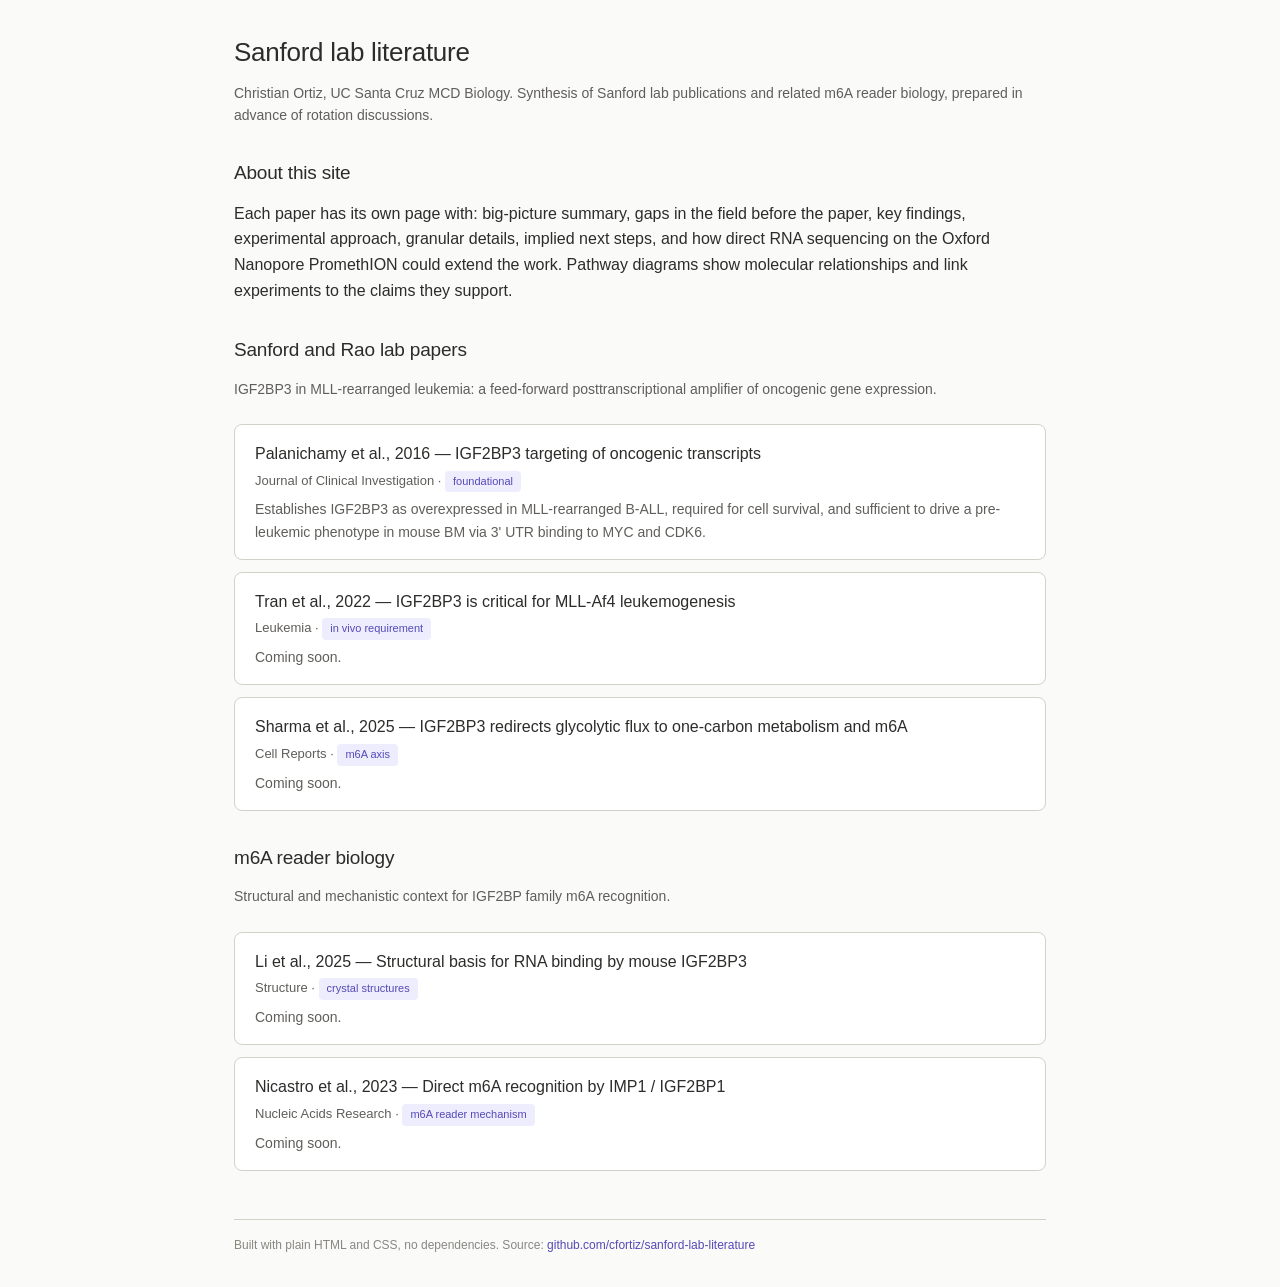
<file: index.html>
<!DOCTYPE html>
<html lang="en">
<head>
<meta charset="UTF-8">
<meta name="viewport" content="width=device-width, initial-scale=1.0">
<title>Sanford lab literature — Christian Ortiz</title>
<link rel="stylesheet" href="assets/style.css">
</head>
<body>

<h1>Sanford lab literature</h1>
<p class="subtitle">Christian Ortiz, UC Santa Cruz MCD Biology. Synthesis of Sanford lab publications and related m6A reader biology, prepared in advance of rotation discussions.</p>

<h2>About this site</h2>
<p>Each paper has its own page with: big-picture summary, gaps in the field before the paper, key findings, experimental approach, granular details, implied next steps, and how direct RNA sequencing on the Oxford Nanopore PromethION could extend the work. Pathway diagrams show molecular relationships and link experiments to the claims they support.</p>

<h2>Sanford and Rao lab papers</h2>
<p class="subtitle">IGF2BP3 in MLL-rearranged leukemia: a feed-forward posttranscriptional amplifier of oncogenic gene expression.</p>

<div class="paper-list">

  <a href="papers/palanichamy_2016.html" class="paper-card">
    <div class="title">Palanichamy et al., 2016 — IGF2BP3 targeting of oncogenic transcripts</div>
    <div class="meta">Journal of Clinical Investigation · <span class="tag">foundational</span></div>
    <p class="takeaway">Establishes IGF2BP3 as overexpressed in MLL-rearranged B-ALL, required for cell survival, and sufficient to drive a pre-leukemic phenotype in mouse BM via 3' UTR binding to MYC and CDK6.</p>
  </a>

  <a href="papers/tran_2022.html" class="paper-card">
    <div class="title">Tran et al., 2022 — IGF2BP3 is critical for MLL-Af4 leukemogenesis</div>
    <div class="meta">Leukemia · <span class="tag">in vivo requirement</span></div>
    <p class="takeaway">Coming soon.</p>
  </a>

  <a href="papers/sharma_2025.html" class="paper-card">
    <div class="title">Sharma et al., 2025 — IGF2BP3 redirects glycolytic flux to one-carbon metabolism and m6A</div>
    <div class="meta">Cell Reports · <span class="tag">m6A axis</span></div>
    <p class="takeaway">Coming soon.</p>
  </a>

</div>

<h2>m6A reader biology</h2>
<p class="subtitle">Structural and mechanistic context for IGF2BP family m6A recognition.</p>

<div class="paper-list">

  <a href="papers/li_2025.html" class="paper-card">
    <div class="title">Li et al., 2025 — Structural basis for RNA binding by mouse IGF2BP3</div>
    <div class="meta">Structure · <span class="tag">crystal structures</span></div>
    <p class="takeaway">Coming soon.</p>
  </a>

  <a href="papers/nicastro_2023.html" class="paper-card">
    <div class="title">Nicastro et al., 2023 — Direct m6A recognition by IMP1 / IGF2BP1</div>
    <div class="meta">Nucleic Acids Research · <span class="tag">m6A reader mechanism</span></div>
    <p class="takeaway">Coming soon.</p>
  </a>

</div>

<div class="footer">
Built with plain HTML and CSS, no dependencies. Source: <a href="https://github.com/cfortiz/sanford-lab-literature">github.com/cfortiz/sanford-lab-literature</a>
</div>

</body>
</html>
</file>
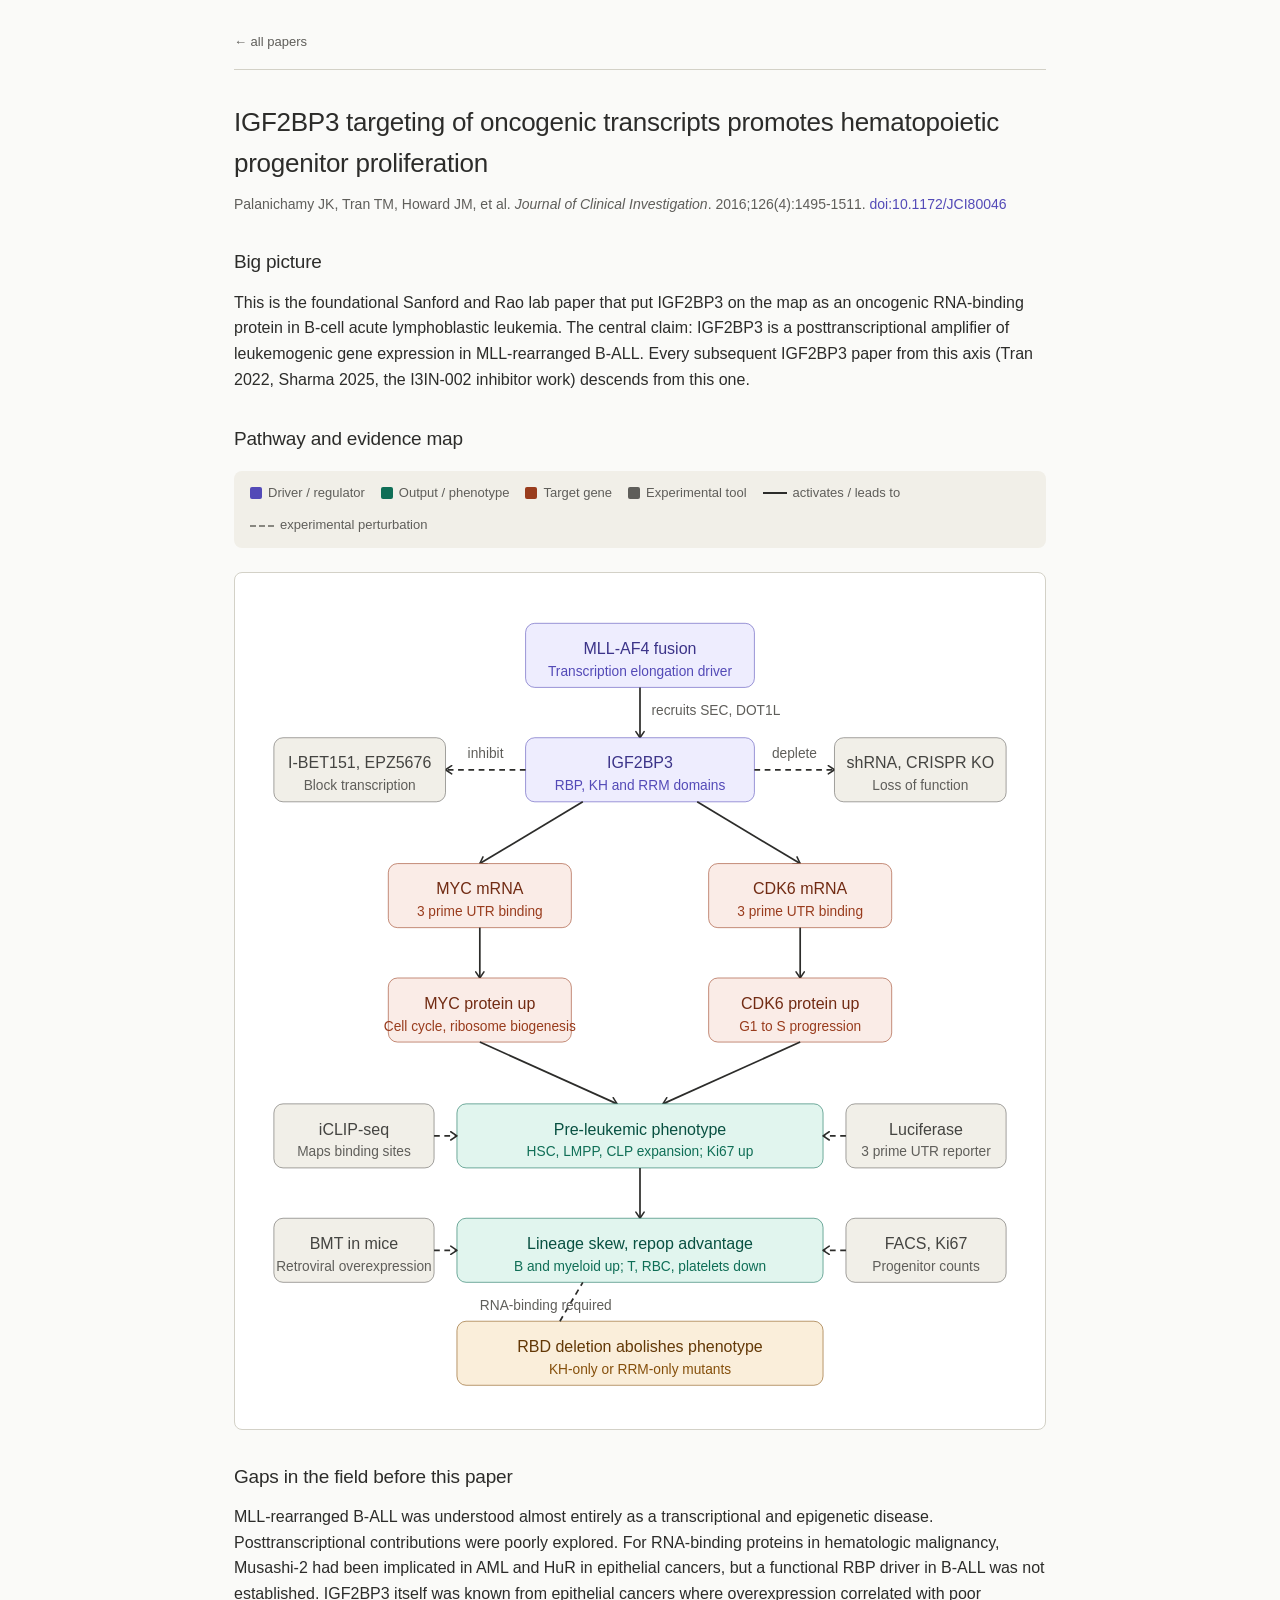
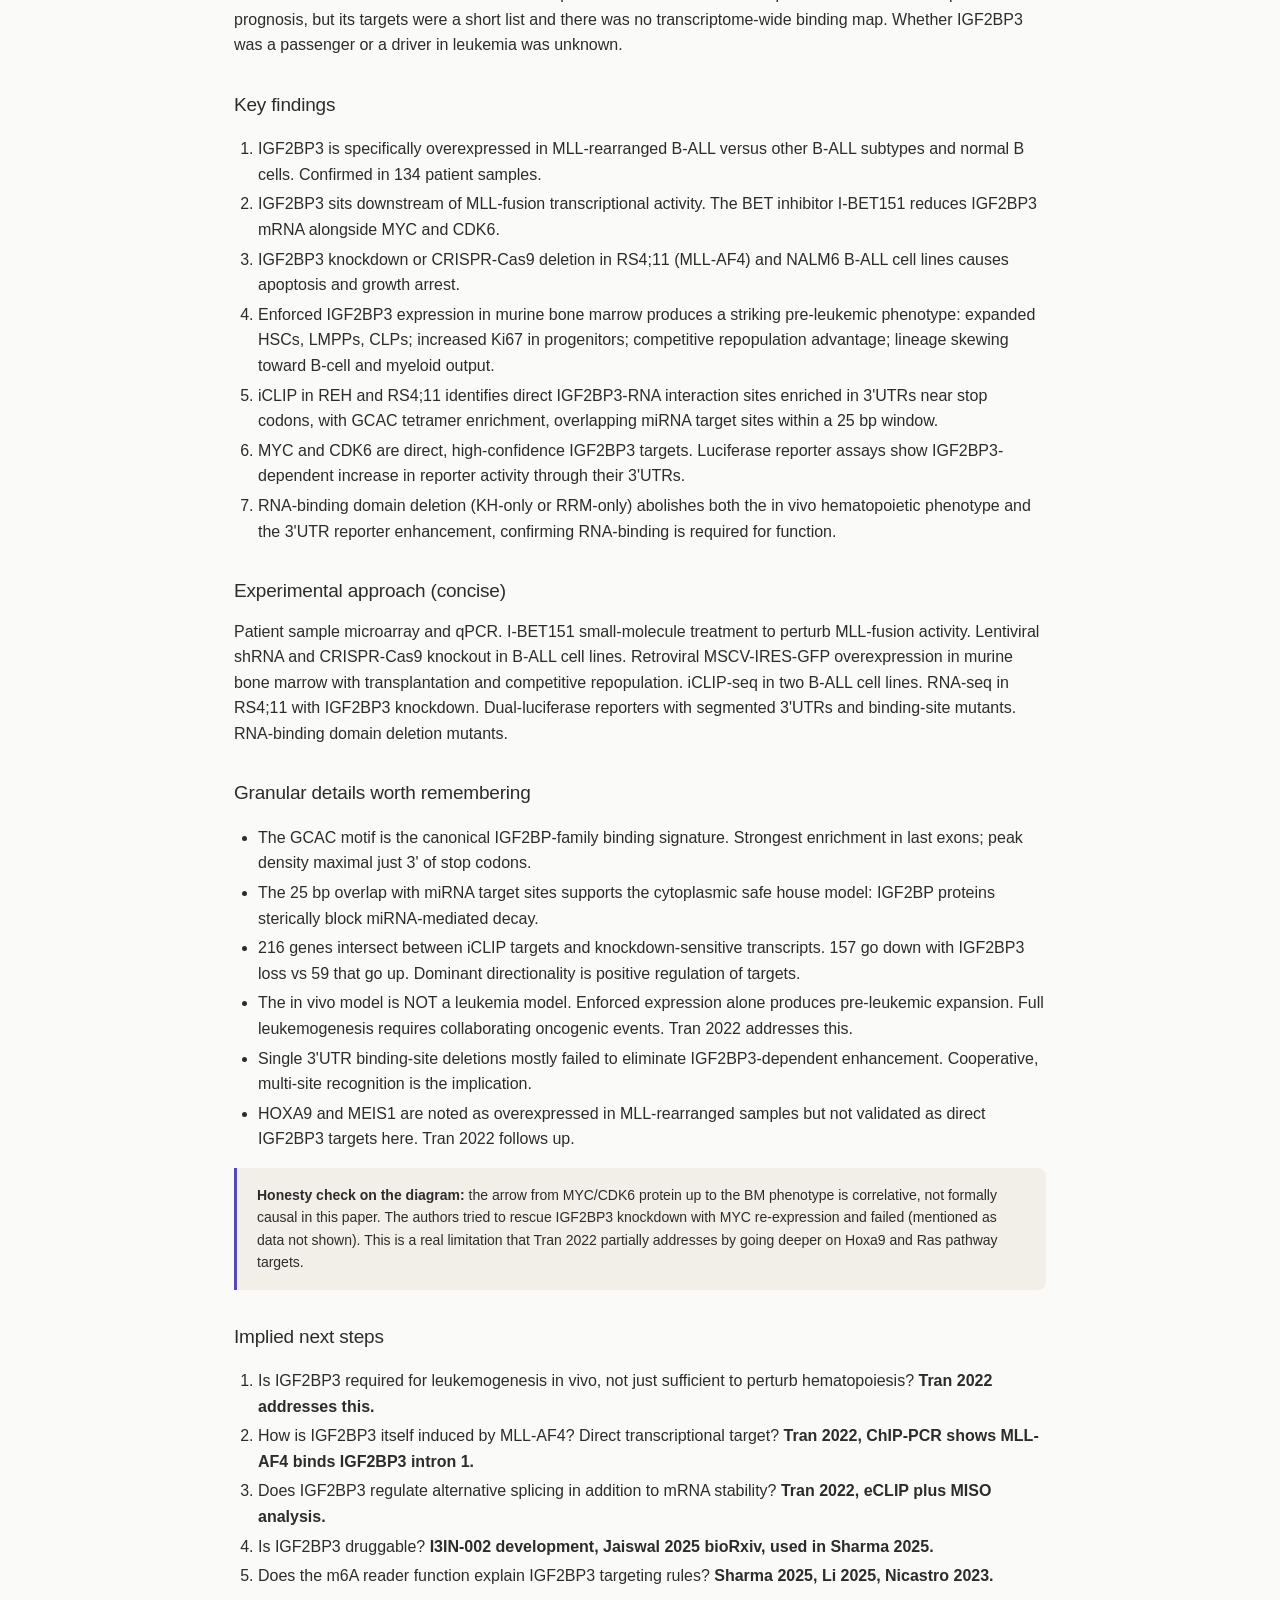
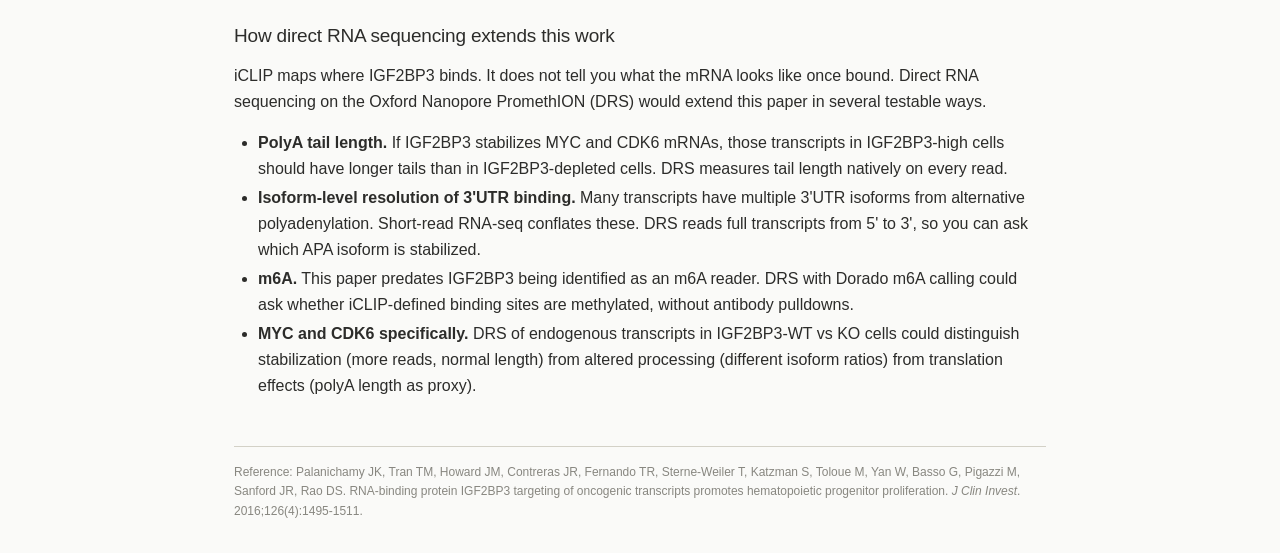
<file: papers/palanichamy_2016.html>
<!DOCTYPE html>
<html lang="en">
<head>
<meta charset="UTF-8">
<meta name="viewport" content="width=device-width, initial-scale=1.0">
<title>Palanichamy 2016 — IGF2BP3 in MLL-AF4 B-ALL</title>
<link rel="stylesheet" href="../assets/style.css">
</head>
<body>

<div class="nav"><a href="../index.html">← all papers</a></div>

<h1>IGF2BP3 targeting of oncogenic transcripts promotes hematopoietic progenitor proliferation</h1>
<p class="subtitle">Palanichamy JK, Tran TM, Howard JM, et al. <em>Journal of Clinical Investigation</em>. 2016;126(4):1495-1511. <a href="https://doi.org/10.1172/JCI80046">doi:10.1172/JCI80046</a></p>

<h2>Big picture</h2>
<p>This is the foundational Sanford and Rao lab paper that put IGF2BP3 on the map as an oncogenic RNA-binding protein in B-cell acute lymphoblastic leukemia. The central claim: IGF2BP3 is a posttranscriptional amplifier of leukemogenic gene expression in MLL-rearranged B-ALL. Every subsequent IGF2BP3 paper from this axis (Tran 2022, Sharma 2025, the I3IN-002 inhibitor work) descends from this one.</p>

<h2>Pathway and evidence map</h2>

<div class="legend">
  <span class="legend-item"><span class="swatch" style="background:#534AB7"></span>Driver / regulator</span>
  <span class="legend-item"><span class="swatch" style="background:#0F6E56"></span>Output / phenotype</span>
  <span class="legend-item"><span class="swatch" style="background:#993C1D"></span>Target gene</span>
  <span class="legend-item"><span class="swatch" style="background:#5F5E5A"></span>Experimental tool</span>
  <span class="legend-item"><span class="arrow-sample"></span>activates / leads to</span>
  <span class="legend-item"><span class="arrow-dashed"></span>experimental perturbation</span>
</div>

<div class="diagram">
<svg viewBox="0 0 680 720" role="img" aria-labelledby="diagram-title diagram-desc">
<title id="diagram-title">Palanichamy 2016 pathway and evidence map</title>
<desc id="diagram-desc">MLL-AF4 transcriptionally drives IGF2BP3, which posttranscriptionally amplifies oncogenic targets MYC and CDK6 through 3 prime UTR binding, leading to a pre-leukemic phenotype in mouse bone marrow.</desc>
<defs>
<marker id="arrow" viewBox="0 0 10 10" refX="8" refY="5" markerWidth="6" markerHeight="6" orient="auto-start-reverse">
<path d="M2 1L8 5L2 9" fill="none" stroke="context-stroke" stroke-width="1.5" stroke-linecap="round" stroke-linejoin="round"/>
</marker>
</defs>

<g class="c-purple">
<rect x="240" y="30" width="200" height="56" rx="8" stroke-width="0.5"/>
<text class="th" x="340" y="52" text-anchor="middle" dominant-baseline="central">MLL-AF4 fusion</text>
<text class="ts" x="340" y="72" text-anchor="middle" dominant-baseline="central">Transcription elongation driver</text>
</g>

<line x1="340" y1="86" x2="340" y2="130" class="arr" marker-end="url(#arrow)"/>
<text class="ts standalone-label" x="350" y="110" text-anchor="start">recruits SEC, DOT1L</text>

<g class="c-purple">
<rect x="240" y="130" width="200" height="56" rx="8" stroke-width="0.5"/>
<text class="th" x="340" y="152" text-anchor="middle" dominant-baseline="central">IGF2BP3</text>
<text class="ts" x="340" y="172" text-anchor="middle" dominant-baseline="central">RBP, KH and RRM domains</text>
</g>

<line x1="240" y1="158" x2="170" y2="158" class="arr" marker-end="url(#arrow)" stroke-dasharray="5 4"/>
<g class="c-gray">
<rect x="20" y="130" width="150" height="56" rx="8" stroke-width="0.5"/>
<text class="th" x="95" y="152" text-anchor="middle" dominant-baseline="central">I-BET151, EPZ5676</text>
<text class="ts" x="95" y="172" text-anchor="middle" dominant-baseline="central">Block transcription</text>
</g>
<text class="ts standalone-label" x="205" y="148" text-anchor="middle">inhibit</text>

<line x1="440" y1="158" x2="510" y2="158" class="arr" marker-end="url(#arrow)" stroke-dasharray="5 4"/>
<g class="c-gray">
<rect x="510" y="130" width="150" height="56" rx="8" stroke-width="0.5"/>
<text class="th" x="585" y="152" text-anchor="middle" dominant-baseline="central">shRNA, CRISPR KO</text>
<text class="ts" x="585" y="172" text-anchor="middle" dominant-baseline="central">Loss of function</text>
</g>
<text class="ts standalone-label" x="475" y="148" text-anchor="middle">deplete</text>

<line x1="290" y1="186" x2="200" y2="240" class="arr" marker-end="url(#arrow)"/>
<line x1="390" y1="186" x2="480" y2="240" class="arr" marker-end="url(#arrow)"/>

<g class="c-coral">
<rect x="120" y="240" width="160" height="56" rx="8" stroke-width="0.5"/>
<text class="th" x="200" y="262" text-anchor="middle" dominant-baseline="central">MYC mRNA</text>
<text class="ts" x="200" y="282" text-anchor="middle" dominant-baseline="central">3 prime UTR binding</text>
</g>

<g class="c-coral">
<rect x="400" y="240" width="160" height="56" rx="8" stroke-width="0.5"/>
<text class="th" x="480" y="262" text-anchor="middle" dominant-baseline="central">CDK6 mRNA</text>
<text class="ts" x="480" y="282" text-anchor="middle" dominant-baseline="central">3 prime UTR binding</text>
</g>

<line x1="200" y1="296" x2="200" y2="340" class="arr" marker-end="url(#arrow)"/>
<line x1="480" y1="296" x2="480" y2="340" class="arr" marker-end="url(#arrow)"/>

<g class="c-coral">
<rect x="120" y="340" width="160" height="56" rx="8" stroke-width="0.5"/>
<text class="th" x="200" y="362" text-anchor="middle" dominant-baseline="central">MYC protein up</text>
<text class="ts" x="200" y="382" text-anchor="middle" dominant-baseline="central">Cell cycle, ribosome biogenesis</text>
</g>

<g class="c-coral">
<rect x="400" y="340" width="160" height="56" rx="8" stroke-width="0.5"/>
<text class="th" x="480" y="362" text-anchor="middle" dominant-baseline="central">CDK6 protein up</text>
<text class="ts" x="480" y="382" text-anchor="middle" dominant-baseline="central">G1 to S progression</text>
</g>

<line x1="200" y1="396" x2="320" y2="450" class="arr" marker-end="url(#arrow)"/>
<line x1="480" y1="396" x2="360" y2="450" class="arr" marker-end="url(#arrow)"/>

<g class="c-teal">
<rect x="180" y="450" width="320" height="56" rx="8" stroke-width="0.5"/>
<text class="th" x="340" y="472" text-anchor="middle" dominant-baseline="central">Pre-leukemic phenotype</text>
<text class="ts" x="340" y="492" text-anchor="middle" dominant-baseline="central">HSC, LMPP, CLP expansion; Ki67 up</text>
</g>

<line x1="340" y1="506" x2="340" y2="550" class="arr" marker-end="url(#arrow)"/>

<g class="c-teal">
<rect x="180" y="550" width="320" height="56" rx="8" stroke-width="0.5"/>
<text class="th" x="340" y="572" text-anchor="middle" dominant-baseline="central">Lineage skew, repop advantage</text>
<text class="ts" x="340" y="592" text-anchor="middle" dominant-baseline="central">B and myeloid up; T, RBC, platelets down</text>
</g>

<g class="c-gray">
<rect x="20" y="450" width="140" height="56" rx="8" stroke-width="0.5"/>
<text class="th" x="90" y="472" text-anchor="middle" dominant-baseline="central">iCLIP-seq</text>
<text class="ts" x="90" y="492" text-anchor="middle" dominant-baseline="central">Maps binding sites</text>
</g>
<line x1="160" y1="478" x2="180" y2="478" class="arr" marker-end="url(#arrow)" stroke-dasharray="5 4"/>

<g class="c-gray">
<rect x="520" y="450" width="140" height="56" rx="8" stroke-width="0.5"/>
<text class="th" x="590" y="472" text-anchor="middle" dominant-baseline="central">Luciferase</text>
<text class="ts" x="590" y="492" text-anchor="middle" dominant-baseline="central">3 prime UTR reporter</text>
</g>
<line x1="520" y1="478" x2="500" y2="478" class="arr" marker-end="url(#arrow)" stroke-dasharray="5 4"/>

<g class="c-gray">
<rect x="20" y="550" width="140" height="56" rx="8" stroke-width="0.5"/>
<text class="th" x="90" y="572" text-anchor="middle" dominant-baseline="central">BMT in mice</text>
<text class="ts" x="90" y="592" text-anchor="middle" dominant-baseline="central">Retroviral overexpression</text>
</g>
<line x1="160" y1="578" x2="180" y2="578" class="arr" marker-end="url(#arrow)" stroke-dasharray="5 4"/>

<g class="c-gray">
<rect x="520" y="550" width="140" height="56" rx="8" stroke-width="0.5"/>
<text class="th" x="590" y="572" text-anchor="middle" dominant-baseline="central">FACS, Ki67</text>
<text class="ts" x="590" y="592" text-anchor="middle" dominant-baseline="central">Progenitor counts</text>
</g>
<line x1="520" y1="578" x2="500" y2="578" class="arr" marker-end="url(#arrow)" stroke-dasharray="5 4"/>

<g class="c-amber">
<rect x="180" y="640" width="320" height="56" rx="8" stroke-width="0.5"/>
<text class="th" x="340" y="662" text-anchor="middle" dominant-baseline="central">RBD deletion abolishes phenotype</text>
<text class="ts" x="340" y="682" text-anchor="middle" dominant-baseline="central">KH-only or RRM-only mutants</text>
</g>

<line x1="270" y1="640" x2="290" y2="606" class="arr" stroke-dasharray="5 4"/>
<text class="ts standalone-label" x="200" y="630" text-anchor="start">RNA-binding required</text>
</svg>
</div>

<h2>Gaps in the field before this paper</h2>
<p>MLL-rearranged B-ALL was understood almost entirely as a transcriptional and epigenetic disease. Posttranscriptional contributions were poorly explored. For RNA-binding proteins in hematologic malignancy, Musashi-2 had been implicated in AML and HuR in epithelial cancers, but a functional RBP driver in B-ALL was not established. IGF2BP3 itself was known from epithelial cancers where overexpression correlated with poor prognosis, but its targets were a short list and there was no transcriptome-wide binding map. Whether IGF2BP3 was a passenger or a driver in leukemia was unknown.</p>

<h2>Key findings</h2>
<ol>
  <li>IGF2BP3 is specifically overexpressed in MLL-rearranged B-ALL versus other B-ALL subtypes and normal B cells. Confirmed in 134 patient samples.</li>
  <li>IGF2BP3 sits downstream of MLL-fusion transcriptional activity. The BET inhibitor I-BET151 reduces IGF2BP3 mRNA alongside MYC and CDK6.</li>
  <li>IGF2BP3 knockdown or CRISPR-Cas9 deletion in RS4;11 (MLL-AF4) and NALM6 B-ALL cell lines causes apoptosis and growth arrest.</li>
  <li>Enforced IGF2BP3 expression in murine bone marrow produces a striking pre-leukemic phenotype: expanded HSCs, LMPPs, CLPs; increased Ki67 in progenitors; competitive repopulation advantage; lineage skewing toward B-cell and myeloid output.</li>
  <li>iCLIP in REH and RS4;11 identifies direct IGF2BP3-RNA interaction sites enriched in 3'UTRs near stop codons, with GCAC tetramer enrichment, overlapping miRNA target sites within a 25 bp window.</li>
  <li>MYC and CDK6 are direct, high-confidence IGF2BP3 targets. Luciferase reporter assays show IGF2BP3-dependent increase in reporter activity through their 3'UTRs.</li>
  <li>RNA-binding domain deletion (KH-only or RRM-only) abolishes both the in vivo hematopoietic phenotype and the 3'UTR reporter enhancement, confirming RNA-binding is required for function.</li>
</ol>

<h2>Experimental approach (concise)</h2>
<p>Patient sample microarray and qPCR. I-BET151 small-molecule treatment to perturb MLL-fusion activity. Lentiviral shRNA and CRISPR-Cas9 knockout in B-ALL cell lines. Retroviral MSCV-IRES-GFP overexpression in murine bone marrow with transplantation and competitive repopulation. iCLIP-seq in two B-ALL cell lines. RNA-seq in RS4;11 with IGF2BP3 knockdown. Dual-luciferase reporters with segmented 3'UTRs and binding-site mutants. RNA-binding domain deletion mutants.</p>

<h2>Granular details worth remembering</h2>
<ul>
  <li>The GCAC motif is the canonical IGF2BP-family binding signature. Strongest enrichment in last exons; peak density maximal just 3' of stop codons.</li>
  <li>The 25 bp overlap with miRNA target sites supports the cytoplasmic safe house model: IGF2BP proteins sterically block miRNA-mediated decay.</li>
  <li>216 genes intersect between iCLIP targets and knockdown-sensitive transcripts. 157 go down with IGF2BP3 loss vs 59 that go up. Dominant directionality is positive regulation of targets.</li>
  <li>The in vivo model is NOT a leukemia model. Enforced expression alone produces pre-leukemic expansion. Full leukemogenesis requires collaborating oncogenic events. Tran 2022 addresses this.</li>
  <li>Single 3'UTR binding-site deletions mostly failed to eliminate IGF2BP3-dependent enhancement. Cooperative, multi-site recognition is the implication.</li>
  <li>HOXA9 and MEIS1 are noted as overexpressed in MLL-rearranged samples but not validated as direct IGF2BP3 targets here. Tran 2022 follows up.</li>
</ul>

<div class="callout">
<strong>Honesty check on the diagram:</strong> the arrow from MYC/CDK6 protein up to the BM phenotype is correlative, not formally causal in this paper. The authors tried to rescue IGF2BP3 knockdown with MYC re-expression and failed (mentioned as data not shown). This is a real limitation that Tran 2022 partially addresses by going deeper on Hoxa9 and Ras pathway targets.
</div>

<h2>Implied next steps</h2>
<ol>
  <li>Is IGF2BP3 required for leukemogenesis in vivo, not just sufficient to perturb hematopoiesis? <strong>Tran 2022 addresses this.</strong></li>
  <li>How is IGF2BP3 itself induced by MLL-AF4? Direct transcriptional target? <strong>Tran 2022, ChIP-PCR shows MLL-AF4 binds IGF2BP3 intron 1.</strong></li>
  <li>Does IGF2BP3 regulate alternative splicing in addition to mRNA stability? <strong>Tran 2022, eCLIP plus MISO analysis.</strong></li>
  <li>Is IGF2BP3 druggable? <strong>I3IN-002 development, Jaiswal 2025 bioRxiv, used in Sharma 2025.</strong></li>
  <li>Does the m6A reader function explain IGF2BP3 targeting rules? <strong>Sharma 2025, Li 2025, Nicastro 2023.</strong></li>
</ol>

<h2>How direct RNA sequencing extends this work</h2>
<p>iCLIP maps where IGF2BP3 binds. It does not tell you what the mRNA looks like once bound. Direct RNA sequencing on the Oxford Nanopore PromethION (DRS) would extend this paper in several testable ways.</p>
<ul>
  <li><strong>PolyA tail length.</strong> If IGF2BP3 stabilizes MYC and CDK6 mRNAs, those transcripts in IGF2BP3-high cells should have longer tails than in IGF2BP3-depleted cells. DRS measures tail length natively on every read.</li>
  <li><strong>Isoform-level resolution of 3'UTR binding.</strong> Many transcripts have multiple 3'UTR isoforms from alternative polyadenylation. Short-read RNA-seq conflates these. DRS reads full transcripts from 5' to 3', so you can ask which APA isoform is stabilized.</li>
  <li><strong>m6A.</strong> This paper predates IGF2BP3 being identified as an m6A reader. DRS with Dorado m6A calling could ask whether iCLIP-defined binding sites are methylated, without antibody pulldowns.</li>
  <li><strong>MYC and CDK6 specifically.</strong> DRS of endogenous transcripts in IGF2BP3-WT vs KO cells could distinguish stabilization (more reads, normal length) from altered processing (different isoform ratios) from translation effects (polyA length as proxy).</li>
</ul>

<div class="footer">
Reference: Palanichamy JK, Tran TM, Howard JM, Contreras JR, Fernando TR, Sterne-Weiler T, Katzman S, Toloue M, Yan W, Basso G, Pigazzi M, Sanford JR, Rao DS. RNA-binding protein IGF2BP3 targeting of oncogenic transcripts promotes hematopoietic progenitor proliferation. <em>J Clin Invest</em>. 2016;126(4):1495-1511.
</div>

</body>
</html>
</file>
<file: assets/style.css>
/* Shared styles for sanford-lab-literature site */

:root {
  --bg: #FAFAF8;
  --surface: #FFFFFF;
  --surface-2: #F1EFE8;
  --text-primary: #2C2C2A;
  --text-secondary: #5F5E5A;
  --text-tertiary: #888780;
  --border: #D3D1C7;
  --border-strong: #B4B2A9;
  --accent: #534AB7;
  --accent-bg: #EEEDFE;
}

@media (prefers-color-scheme: dark) {
  :root {
    --bg: #1A1A18;
    --surface: #232321;
    --surface-2: #2C2C2A;
    --text-primary: #E8E6DD;
    --text-secondary: #B4B2A9;
    --text-tertiary: #888780;
    --border: #3D3D3A;
    --border-strong: #5F5E5A;
    --accent: #AFA9EC;
    --accent-bg: #26215C;
  }
}

* { box-sizing: border-box; }

body {
  font-family: -apple-system, BlinkMacSystemFont, "Segoe UI", "Helvetica Neue", sans-serif;
  max-width: 860px;
  margin: 0 auto;
  padding: 2rem 1.5rem;
  color: var(--text-primary);
  background: var(--bg);
  line-height: 1.6;
}

h1 {
  font-size: 26px;
  font-weight: 500;
  margin: 0 0 0.5rem 0;
  letter-spacing: -0.01em;
}

h2 {
  font-size: 19px;
  font-weight: 500;
  margin: 2rem 0 0.75rem 0;
  letter-spacing: -0.01em;
}

h3 {
  font-size: 16px;
  font-weight: 500;
  margin: 1.5rem 0 0.5rem 0;
}

p { margin: 0.5rem 0 1rem 0; }

a {
  color: var(--accent);
  text-decoration: none;
  border-bottom: 1px solid transparent;
  transition: border-color 0.15s;
}

a:hover { border-bottom-color: var(--accent); }

.subtitle {
  color: var(--text-secondary);
  font-size: 14px;
  margin: 0 0 1.5rem 0;
}

.nav {
  font-size: 13px;
  color: var(--text-tertiary);
  margin-bottom: 2rem;
  padding-bottom: 1rem;
  border-bottom: 1px solid var(--border);
}

.nav a { color: var(--text-secondary); }

.paper-list {
  display: flex;
  flex-direction: column;
  gap: 12px;
  margin: 1.5rem 0;
}

.paper-card {
  display: block;
  padding: 1rem 1.25rem;
  background: var(--surface);
  border: 0.5px solid var(--border);
  border-radius: 8px;
  text-decoration: none;
  color: var(--text-primary);
  transition: border-color 0.15s, transform 0.15s;
}

.paper-card:hover {
  border-color: var(--border-strong);
  border-bottom-color: var(--border-strong);
  transform: translateY(-1px);
}

.paper-card .title {
  font-size: 16px;
  font-weight: 500;
  margin-bottom: 4px;
}

.paper-card .meta {
  font-size: 13px;
  color: var(--text-secondary);
  margin-bottom: 6px;
}

.paper-card .takeaway {
  font-size: 14px;
  color: var(--text-secondary);
  margin: 0;
}

.tag {
  display: inline-block;
  font-size: 11px;
  font-weight: 500;
  padding: 2px 8px;
  border-radius: 4px;
  background: var(--accent-bg);
  color: var(--accent);
  margin-right: 4px;
}

.legend {
  display: flex;
  flex-wrap: wrap;
  gap: 12px 16px;
  align-items: center;
  margin: 1rem 0;
  font-size: 13px;
  color: var(--text-secondary);
  padding: 0.75rem 1rem;
  background: var(--surface-2);
  border-radius: 8px;
}

.legend-item { display: inline-flex; align-items: center; gap: 6px; }
.swatch { width: 12px; height: 12px; border-radius: 2px; }
.arrow-sample { width: 24px; height: 0; border-top: 2px solid var(--text-primary); }
.arrow-dashed { width: 24px; height: 0; border-top: 2px dashed var(--text-tertiary); }

.diagram {
  background: var(--surface);
  border: 0.5px solid var(--border);
  border-radius: 8px;
  padding: 1rem;
  margin: 1.5rem 0;
}

.diagram svg { width: 100%; height: auto; display: block; }

.t  { font-family: -apple-system, sans-serif; font-size: 14px; font-weight: 400; }
.ts { font-family: -apple-system, sans-serif; font-size: 12px; font-weight: 400; }
.th { font-family: -apple-system, sans-serif; font-size: 14px; font-weight: 500; }
.arr { fill: none; stroke: var(--text-primary); stroke-width: 1.5; }

.c-purple rect { fill: #EEEDFE; stroke: #534AB7; }
.c-purple .th { fill: #3C3489; }
.c-purple .ts { fill: #534AB7; }

.c-teal rect { fill: #E1F5EE; stroke: #0F6E56; }
.c-teal .th { fill: #085041; }
.c-teal .ts { fill: #0F6E56; }

.c-coral rect { fill: #FAECE7; stroke: #993C1D; }
.c-coral .th { fill: #712B13; }
.c-coral .ts { fill: #993C1D; }

.c-gray rect { fill: #F1EFE8; stroke: #5F5E5A; }
.c-gray .th { fill: #444441; }
.c-gray .ts { fill: #5F5E5A; }

.c-amber rect { fill: #FAEEDA; stroke: #854F0B; }
.c-amber .th { fill: #633806; }
.c-amber .ts { fill: #854F0B; }

.standalone-label { fill: var(--text-secondary); }

@media (prefers-color-scheme: dark) {
  .c-purple rect { fill: #3C3489; stroke: #AFA9EC; }
  .c-purple .th { fill: #CECBF6; }
  .c-purple .ts { fill: #AFA9EC; }

  .c-teal rect { fill: #085041; stroke: #5DCAA5; }
  .c-teal .th { fill: #9FE1CB; }
  .c-teal .ts { fill: #5DCAA5; }

  .c-coral rect { fill: #712B13; stroke: #F0997B; }
  .c-coral .th { fill: #F5C4B3; }
  .c-coral .ts { fill: #F0997B; }

  .c-gray rect { fill: #444441; stroke: #B4B2A9; }
  .c-gray .th { fill: #D3D1C7; }
  .c-gray .ts { fill: #B4B2A9; }

  .c-amber rect { fill: #633806; stroke: #EF9F27; }
  .c-amber .th { fill: #FAC775; }
  .c-amber .ts { fill: #EF9F27; }
}

.section {
  margin: 2rem 0;
}

.callout {
  padding: 1rem 1.25rem;
  background: var(--surface-2);
  border-left: 3px solid var(--accent);
  border-radius: 0 8px 8px 0;
  margin: 1rem 0;
  font-size: 14px;
}

.callout strong { color: var(--text-primary); }

.footer {
  margin-top: 3rem;
  padding-top: 1rem;
  border-top: 1px solid var(--border);
  font-size: 12px;
  color: var(--text-tertiary);
}

ul, ol {
  padding-left: 1.5rem;
}

ul li, ol li {
  margin: 0.25rem 0;
}

code {
  font-family: "SF Mono", Menlo, Consolas, monospace;
  font-size: 0.9em;
  padding: 1px 5px;
  background: var(--surface-2);
  border-radius: 3px;
}
</file>
